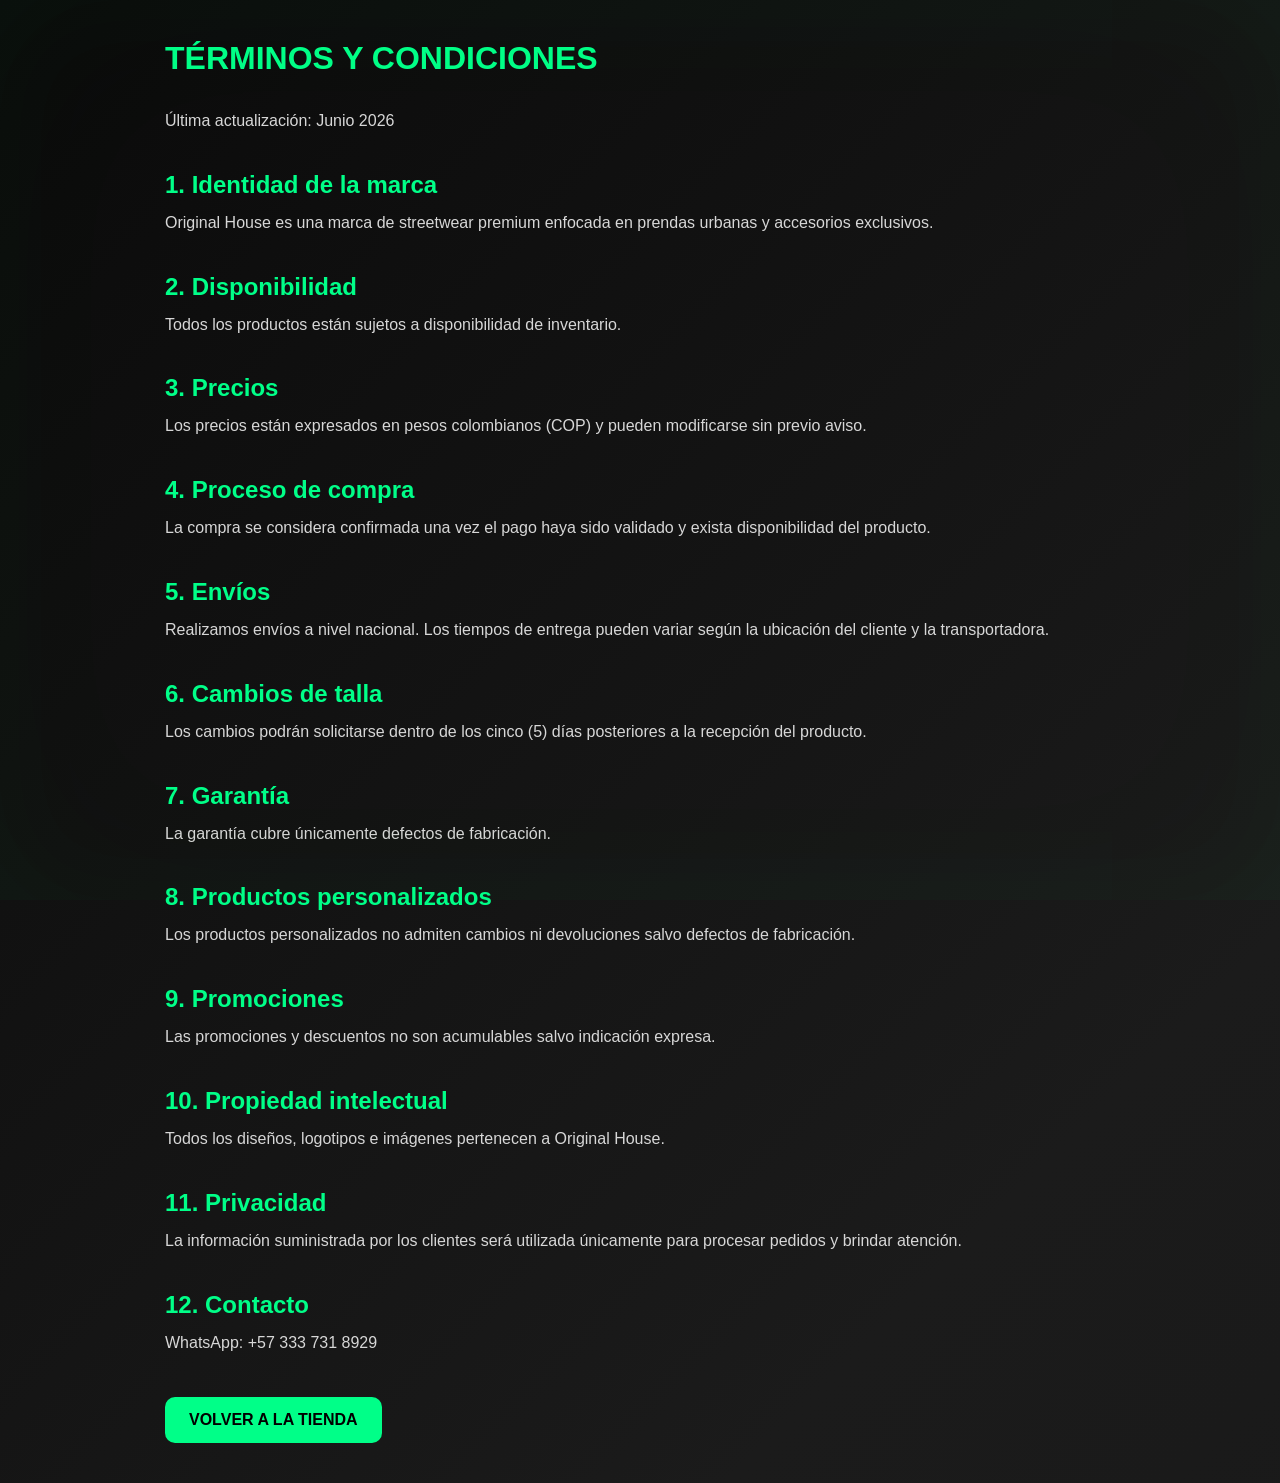
<file: terminos.html>
<!DOCTYPE html>
<html lang="es">
<head>

<meta charset="UTF-8">
<meta name="viewport" content="width=device-width, initial-scale=1.0">

<title>Términos y Condiciones | Original House</title>

<link rel="stylesheet" href="style.css">

<style>

body{
    max-width:1000px;
    margin:auto;
    padding:40px 25px;
    color:white;
}

h1{
    color:#00ff88;
    margin-bottom:30px;
}

h2{
    margin-top:35px;
    margin-bottom:10px;
    color:#00ff88;
}

p{
    line-height:1.8;
    color:#d7d7d7;
}

.back-btn{
    display:inline-block;
    margin-top:40px;
    padding:14px 24px;
    background:#00ff88;
    color:black;
    text-decoration:none;
    border-radius:10px;
    font-weight:700;
}

</style>

</head>

<body>

<h1>TÉRMINOS Y CONDICIONES</h1>

<p>
Última actualización: Junio 2026
</p>

<h2>1. Identidad de la marca</h2>
<p>
Original House es una marca de streetwear premium enfocada en prendas urbanas y accesorios exclusivos.
</p>

<h2>2. Disponibilidad</h2>
<p>
Todos los productos están sujetos a disponibilidad de inventario.
</p>

<h2>3. Precios</h2>
<p>
Los precios están expresados en pesos colombianos (COP) y pueden modificarse sin previo aviso.
</p>

<h2>4. Proceso de compra</h2>
<p>
La compra se considera confirmada una vez el pago haya sido validado y exista disponibilidad del producto.
</p>

<h2>5. Envíos</h2>
<p>
Realizamos envíos a nivel nacional. Los tiempos de entrega pueden variar según la ubicación del cliente y la transportadora.
</p>

<h2>6. Cambios de talla</h2>
<p>
Los cambios podrán solicitarse dentro de los cinco (5) días posteriores a la recepción del producto.
</p>

<h2>7. Garantía</h2>
<p>
La garantía cubre únicamente defectos de fabricación.
</p>

<h2>8. Productos personalizados</h2>
<p>
Los productos personalizados no admiten cambios ni devoluciones salvo defectos de fabricación.
</p>

<h2>9. Promociones</h2>
<p>
Las promociones y descuentos no son acumulables salvo indicación expresa.
</p>

<h2>10. Propiedad intelectual</h2>
<p>
Todos los diseños, logotipos e imágenes pertenecen a Original House.
</p>

<h2>11. Privacidad</h2>
<p>
La información suministrada por los clientes será utilizada únicamente para procesar pedidos y brindar atención.
</p>

<h2>12. Contacto</h2>
<p>
WhatsApp: +57 333 731 8929
</p>

<a href="index.html" class="back-btn">
VOLVER A LA TIENDA
</a>

</body>
</html>
</file>
<file: style.css>
/* =========================================
   ORIGINAL HOUSE PREMIUM 2026
========================================= */

*{
    margin:0;
    padding:0;
    box-sizing:border-box;
}

:root{
    --black-1:#050505;
    --black-2:#0a0a0a;
    --black-3:#111111;
    --black-4:#161616;
    --black-5:#1b1b1b;

    --green:#00ff88;
    --green-hover:#00e67a;

    --white:#ffffff;
    --gray:#cfcfcf;
}

/* =========================================
   BODY
========================================= */

body{
    font-family:'Roboto',sans-serif;
    color:#ffffff;
    overflow-x:hidden;
    min-height:100vh;

    background:linear-gradient(
        -45deg,
        var(--black-1),
        var(--black-2),
        var(--black-3),
        var(--black-4),
        var(--black-5),
        var(--black-2)
    );

    background-size:400% 400%;
    animation:darkShift 35s ease infinite;
}

@keyframes darkShift{
    0%{
        background-position:0% 50%;
    }

    50%{
        background-position:100% 50%;
    }

    100%{
        background-position:0% 50%;
    }
}

/* =========================================
   EFECTO PREMIUM
========================================= */

body::after{
    content:"";
    position:fixed;
    inset:0;
    pointer-events:none;
    z-index:0;

    box-shadow:
        inset 0 0 120px rgba(0,255,136,0.03),
        inset 0 0 220px rgba(0,255,136,0.02);
}

/* =========================================
   HEADER
========================================= */

.header{
    position:relative;
    z-index:2;
    text-align:center;
    padding:60px 20px 30px;
}

.header-container{
    width:100%;
    max-width:1200px;
    margin:auto;
}

.logo-container{
    width:220px;
    margin:0 auto 25px auto;
}

#logo-img{
    width:100%;
    display:block;
}

#titulo-imagen-web{
    width:65vw;
    max-width:850px;
    display:block;
    margin:0 auto;
}

.brand-subtitle{
    margin-top:25px;
    font-size:52px;
    font-weight:900;
    letter-spacing:2px;
    line-height:1.1;
    text-transform:uppercase;
    color:#ffffff;
    text-shadow:0 0 20px rgba(0,0,0,0.8);
}

.brand-description{
    margin-top:18px;
    color:#cfcfcf;
    font-size:18px;
    font-weight:300;
    max-width:700px;
    margin-left:auto;
    margin-right:auto;
    line-height:1.8;
}

/* =========================================
   FILTROS
========================================= */

.filters-section{
    position:relative;
    z-index:2;
}

.filters-container{
    display:flex;
    justify-content:center;
    align-items:center;
    gap:12px;
    flex-wrap:wrap;
    padding:20px;
}

.filter-btn{
    padding:12px 24px;
    background:rgba(255,255,255,0.04);
    color:#ffffff;
    border:1px solid rgba(255,255,255,0.08);
    border-radius:40px;
    cursor:pointer;
    font-weight:600;
    transition:all .3s ease;
}

.filter-btn:hover{
    border-color:rgba(0,255,136,0.30);
    transform:translateY(-2px);
}

.filter-btn.active{
    background:var(--green);
    color:#000;
    font-weight:700;
    box-shadow:0 0 15px rgba(0,255,136,0.25);
}

/* =========================================
   PRODUCTOS
========================================= */

.products-container{
    position:relative;
    z-index:2;
    width:100%;
    max-width:1600px;
    margin:auto;
    padding-bottom:50px;
}

.products-grid{
    display:grid;
    grid-template-columns:repeat(auto-fit,minmax(300px,1fr));
    gap:24px;
    padding:25px;
}

.product-card{
    background:rgba(10,10,10,0.92);
    border:1px solid rgba(255,255,255,0.06);
    border-radius:18px;
    overflow:hidden;
    display:flex;
    flex-direction:column;
    backdrop-filter:blur(8px);
    transition:all .35s ease;
}

.product-card:hover{
    transform:translateY(-6px);
    border-color:rgba(0,255,136,0.25);
    box-shadow:0 15px 40px rgba(0,0,0,0.45);
}

.product-image{
    width:100%;
    height:420px;
    object-fit:cover;
    display:block;
}

.product-info{
    padding:28px;
    text-align:center;
    display:flex;
    flex-direction:column;
    flex:1;
}

.product-name{
    font-size:22px;
    font-weight:700;
    margin-bottom:12px;
    color:#ffffff;
}

.product-price{
    font-size:30px;
    font-weight:900;
    color:var(--green);
    margin-bottom:16px;
}

.product-description{
    width:90%;
    margin-left:auto;
    margin-right:auto;
    color:#d7d7d7;
    line-height:1.8;
    font-size:15px;
    margin-bottom:22px;
    flex-grow:1;
}

.product-fabric{
    width:90%;
    margin-left:auto;
    margin-right:auto;
    color:var(--green);
    font-size:15px;
    font-weight:700;
    margin-bottom:20px;
}

/* =========================================
   BOTON WHATSAPP TARJETA
========================================= */

.whatsapp-btn{
    margin-top:auto;
    align-self:center;
    text-decoration:none;
    background:#25D366;
    color:#ffffff;
    padding:14px 24px;
    border-radius:12px;
    border:1px solid rgba(255,255,255,0.08);
    font-size:15px;
    font-weight:700;
    transition:.3s ease;

    box-shadow:
        0 8px 20px rgba(37,211,102,0.25);
}

.whatsapp-btn:hover{
    transform:
        translateY(-3px)
        scale(1.02);

    background:#1ebe5d;

    box-shadow:
        0 10px 25px rgba(37,211,102,0.35);
}

/* =========================================
   MANIFIESTO
========================================= */

.manifesto-section{
    position:relative;
    z-index:2;
    padding:80px 25px;
}

.manifesto-container{
    max-width:900px;
    margin:auto;
    text-align:center;
}

.manifesto-container h2{
    font-size:44px;
    font-weight:900;
    margin-bottom:30px;
    letter-spacing:2px;
}

.manifesto-container p{
    color:#d7d7d7;
    font-size:20px;
    line-height:1.9;
    margin-bottom:15px;
}

/* =========================================
   FOOTER
========================================= */

.footer-legal{
    position:relative;
    z-index:2;
    width:100%;
    display:flex;
    justify-content:center;
    align-items:center;

    padding:30px 20px 40px;

    background:
        linear-gradient(
            to top,
            rgba(0,0,0,0.60),
            rgba(0,0,0,0.10)
        );
}

.footer-legal-content{
    text-align:center;
    opacity:.8;
}

.footer-legal p{
    color:rgba(255,255,255,.80);
    font-size:11px;
    margin-bottom:5px;
}

.footer-legal span{
    color:rgba(255,255,255,.50);
    font-size:10px;
}

/* =========================================
   LOADING
========================================= */

.loading,
.error{
    text-align:center;
    padding:40px 20px;
    font-size:18px;
    color:#ffffff;
}

/* =========================================
   WHATSAPP FLOTANTE
========================================= */

.whatsapp-float{
    position:fixed;
    right:20px;
    bottom:20px;
    width:60px;
    height:60px;
    z-index:9999;
    border-radius:50%;
}

.whatsapp-float img{
    width:100%;
    height:100%;
    display:block;
}

/* =========================================
   RESPONSIVE
========================================= */

@media (max-width:768px){

    .logo-container{
        width:170px;
    }

    #titulo-imagen-web{
        width:95%;
    }

    .brand-subtitle{
        font-size:30px;
    }

    .brand-description{
        font-size:16px;
    }

    .products-grid{
        grid-template-columns:1fr;
    }

    .product-image{
        height:380px;
    }

    .product-price{
        font-size:26px;
    }

    .manifesto-container h2{
        font-size:30px;
    }

    .manifesto-container p{
        font-size:17px;
    }

    .whatsapp-btn{
        width:100%;
        text-align:center;
    }
}
/* =========================================
HERO PREMIUM ORIGINAL HOUSE
========================================= */

.hero{
    position:relative;
    min-height:100vh;
    display:flex;
    align-items:center;
    padding:0 8%;

    background:
        linear-gradient(
            rgba(0,0,0,.15),
            rgba(0,0,0,.45)
        ),
        url('assets/hero/hero-principal.png');

    background-size:cover;
    background-position:center center;
    background-repeat:no-repeat;
}
.hero::before{
    content:"";
    position:absolute;
    inset:0;

    background:
    linear-gradient(
        90deg,
        rgba(0,0,0,.75) 0%,
        rgba(0,0,0,.55) 35%,
        rgba(0,0,0,.10) 70%,
        rgba(0,0,0,0) 100%
    );

    z-index:1;
}

.hero-content{
    position:relative;
    z-index:2;
}

.hero-content{
max-width:700px;
z-index:2;
}

.hero-tag{
color:#00ff88;
font-size:14px;
font-weight:800;
letter-spacing:4px;
text-transform:uppercase;
margin-bottom:15px;
}

.hero h1{
font-size:90px;
font-weight:900;
line-height:.9;
margin-bottom:20px;
text-transform:uppercase;
}

.hero h2{
font-size:34px;
font-weight:700;
margin-bottom:15px;
}

.hero p{
color:#d7d7d7;
font-size:20px;
line-height:1.7;
margin-bottom:35px;
max-width:650px;
}

.hero-btn{
display:inline-block;
background:#00ff88;
color:#000;
text-decoration:none;
padding:18px 40px;
border-radius:50px;
font-weight:900;
transition:.3s;
}

.hero-btn:hover{
transform:translateY(-3px);
box-shadow:0 0 35px rgba(0,255,136,.35);
}

/* =========================================
IDENTIDAD
========================================= */

.identity-section{
position:relative;
z-index:2;
padding:70px 25px;
}

.identity-grid{
max-width:1200px;
margin:auto;

```
display:grid;
grid-template-columns:repeat(4,1fr);
gap:20px;


}

.identity-card{
background:rgba(255,255,255,.03);
border:1px solid rgba(255,255,255,.06);
border-radius:18px;
padding:30px;
text-align:center;
}

.identity-card h3{
color:#00ff88;
font-size:24px;
margin-bottom:10px;
}

.identity-card p{
color:#cfcfcf;
margin:0;
}

/* =========================================
RESPONSIVE HERO
========================================= */

@media (max-width:768px){


.hero{
    min-height:85vh;
    padding:60px 25px;
}

.hero h1{
    font-size:52px;
}

.hero h2{
    font-size:24px;
}

.hero p{
    font-size:16px;
}

.identity-grid{
    grid-template-columns:1fr;
}
```

}
/* =========================================
STATS PREMIUM
========================================= */

.stats-section{
    position:relative;
    z-index:2;
    padding:80px 20px;
}

.stats-grid{
    max-width:1200px;
    margin:auto;

    display:grid;
    grid-template-columns:repeat(4,1fr);
    gap:25px;
}

.stat-box{
    background:rgba(255,255,255,0.03);

    border:1px solid rgba(255,255,255,0.08);

    border-radius:20px;

    text-align:center;

    padding:40px 20px;

    backdrop-filter:blur(10px);
}

.stat-box h3{
    color:#00ff88;
    font-size:40px;
    font-weight:900;
    margin-bottom:10px;
}

.stat-box p{
    color:#cfcfcf;
    font-size:15px;
}

@media(max-width:768px){

    .stats-grid{
        grid-template-columns:1fr 1fr;
    }

}
</file>
